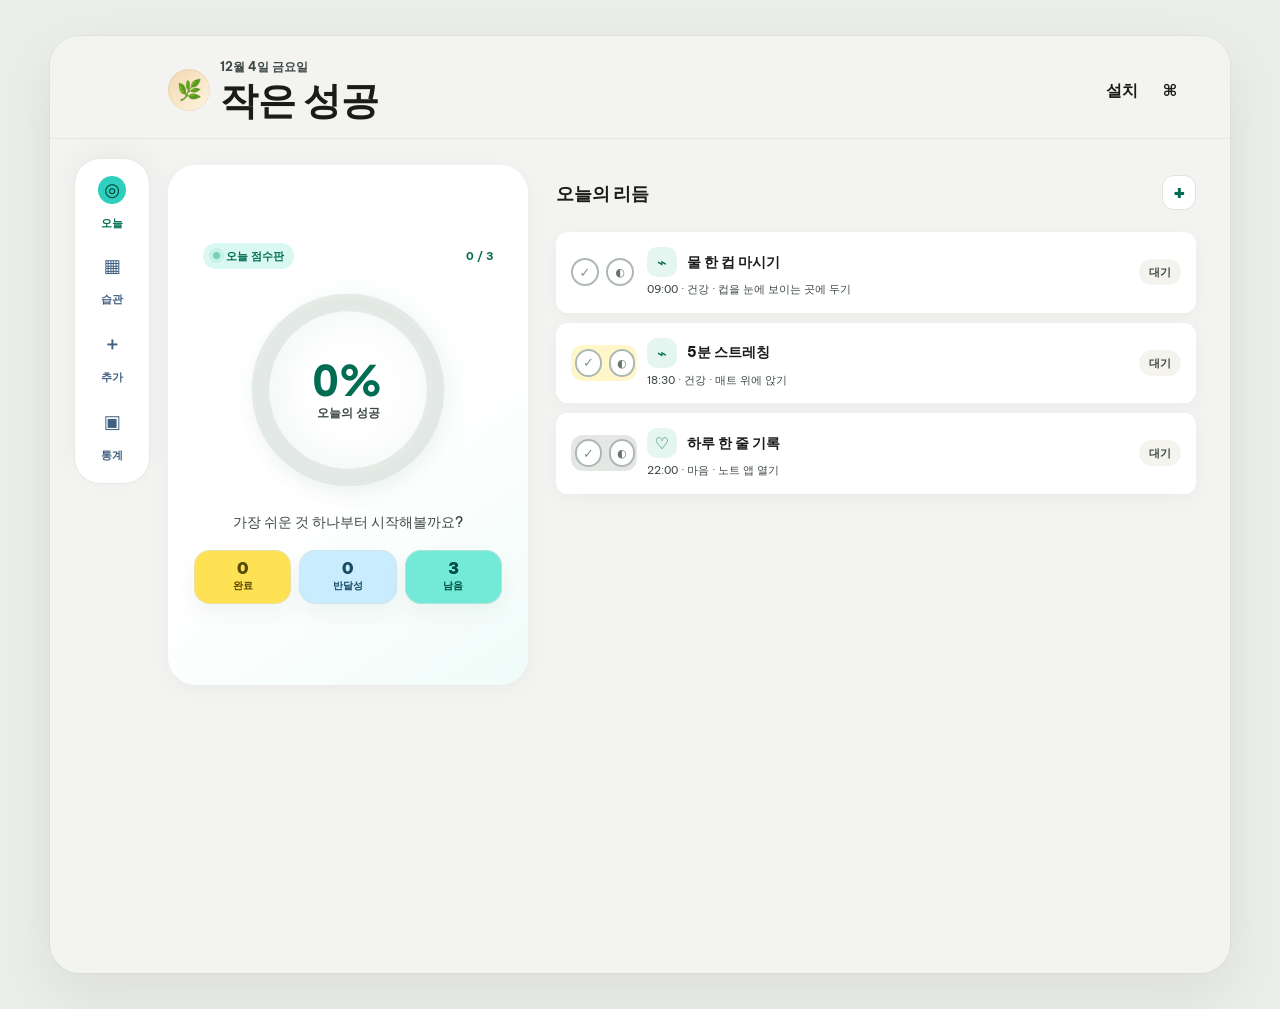
<file: app/index.html>
<!doctype html>
<html lang="ko">
  <head>
    <meta charset="utf-8" />
    <meta name="viewport" content="width=device-width, initial-scale=1, viewport-fit=cover" />
    <meta name="theme-color" content="#fbf9f4" />
    <link rel="preconnect" href="https://fonts.googleapis.com" />
    <link rel="preconnect" href="https://fonts.gstatic.com" crossorigin />
    <link href="https://fonts.googleapis.com/css2?family=Be+Vietnam+Pro:wght@400;500;600;700&amp;family=Plus+Jakarta+Sans:wght@600;700;800&amp;display=swap" rel="stylesheet" />
    <meta name="description" content="작은 습관을 만들고 매일 기록하는 반응형 습관 앱" />
    <link rel="manifest" href="./manifest.webmanifest" />
    <link rel="icon" href="./icon.svg" type="image/svg+xml" />
    <link rel="stylesheet" href="./styles.css" />
    <title>작은 습관 조각</title>
  </head>
  <body>
    <a class="skip-link" href="#mainContent">본문으로 이동</a>

    <div id="app" class="app-shell">
      <header class="app-header">
        <button class="back-button" data-view-target="today" type="button" aria-label="뒤로">‹</button>
        <div class="avatar" aria-hidden="true">🌿</div>
        <div class="title-wrap">
          <p class="screen-date" id="todayLabel"></p>
          <h1 id="viewTitle">작은 성공</h1>
        </div>
        <button class="settings-button" id="installButton" type="button" hidden>설치</button>
        <button class="settings-button sync-trigger" id="syncButton" type="button" aria-label="동기화" hidden>동기화</button>
        <button class="settings-button" type="button" aria-label="설정">⌘</button>
      </header>

      <main class="main-panel" id="mainContent">
        <section id="todayView" class="view is-visible" aria-labelledby="viewTitle">
          <div class="today-progress">
            <div class="progress-kicker">
              <span>오늘 점수판</span>
              <strong id="todayScoreText">0 / 0</strong>
            </div>
            <div class="progress-ring" aria-label="오늘 진행률">
              <svg viewBox="0 0 120 120">
                <defs>
                  <linearGradient id="ringGradient" x1="20" y1="20" x2="100" y2="100" gradientUnits="userSpaceOnUse">
                    <stop offset="0%" stop-color="#99f4d1"></stop>
                    <stop offset="58%" stop-color="#55c79d"></stop>
                    <stop offset="100%" stop-color="#006c51"></stop>
                  </linearGradient>
                </defs>
                <circle class="ring-bg" cx="60" cy="60" r="50"></circle>
                <circle class="ring-value" id="ringValue" cx="60" cy="60" r="50"></circle>
              </svg>
              <div class="ring-center">
                <strong id="ringText">0%</strong>
                <span>오늘의 성공</span>
              </div>
            </div>
            <strong id="todayPercent" class="sr-only">0%</strong>
            <p id="todayMessage">작은 시작을 기다리고 있어요.</p>
            <div class="progress-stats" aria-label="오늘 달성 요약">
              <span><strong id="doneCountText">0</strong> 완료</span>
              <span><strong id="partialCountText">0</strong> 반달성</span>
              <span><strong id="remainingCountText">0</strong> 남음</span>
            </div>
          </div>

          <div class="section-head">
            <h2>오늘의 리듬</h2>
            <button class="icon-pill" data-view-target="add" type="button">+</button>
          </div>
          <div id="todayList" class="habit-list"></div>
        </section>

        <section id="habitsView" class="view" aria-labelledby="viewTitle">
          <div class="toolbar">
            <label class="search-box">
              <span>검색</span>
              <input id="searchInput" type="search" placeholder="습관 이름 검색" />
            </label>
            <select id="categoryFilter" aria-label="카테고리 필터">
              <option value="all">전체</option>
              <option value="health">건강</option>
              <option value="mind">마음</option>
              <option value="study">공부</option>
              <option value="life">생활</option>
            </select>
          </div>
          <div id="habitList" class="habit-grid"></div>
        </section>

        <section id="addView" class="view" aria-labelledby="viewTitle">
          <form id="habitForm" class="form-panel">
            <input type="hidden" id="editingId" />
            <label>
              <span>습관 목표</span>
              <input id="habitName" maxlength="32" required placeholder="나는 뭘 하고 싶어요..." />
            </label>
            <label>
              <span>바로 시작할 첫 조각</span>
              <input id="habitMicro" maxlength="44" required placeholder="예: 운동화 현관에 두기" />
            </label>

            <fieldset class="category-field">
              <legend>카테고리</legend>
              <label>
                <input type="radio" name="categoryChoice" value="health" checked />
                <span>건강</span>
              </label>
              <label>
                <input type="radio" name="categoryChoice" value="mind" />
                <span>마음</span>
              </label>
              <label>
                <input type="radio" name="categoryChoice" value="study" />
                <span>자기계발</span>
              </label>
            </fieldset>

            <div class="form-row">
              <label>
                <span>카테고리</span>
                <select id="habitCategory">
                  <option value="health">건강</option>
                  <option value="mind">마음</option>
                  <option value="study">공부</option>
                  <option value="life">생활</option>
                </select>
              </label>
              <label>
                <span>목표 시간</span>
                <input id="habitTime" type="time" value="09:00" />
              </label>
            </div>

            <label>
              <span>작게 나눈 순서</span>
              <textarea id="habitSteps" rows="4" placeholder="한 줄에 하나씩 적어줘&#10;신발끈 묶기&#10;현관문 열기&#10;5분만 걷기"></textarea>
            </label>

            <div class="reminder-row">
              <div>
                <strong>부드러운 알림</strong>
                <span>예정 시간에 살짝 알려줄게요</span>
              </div>
              <span class="switch" aria-hidden="true"></span>
            </div>

            <div class="form-actions">
              <button class="secondary-button" id="cancelEdit" type="button">취소</button>
              <button class="primary-button" type="submit">작은 습관 저장하기</button>
            </div>
          </form>
        </section>

        <section id="detailView" class="view" aria-labelledby="viewTitle">
          <div id="detailPanel"></div>
        </section>

        <section id="statsView" class="view" aria-labelledby="viewTitle">
          <div class="stats-grid">
            <article class="stat-card warm">
              <span>연속 달성</span>
              <strong id="streakStat">0일</strong>
            </article>
            <article class="stat-card green">
              <span>전체 점수</span>
              <strong id="totalStat">0회</strong>
            </article>
            <article class="stat-card">
              <span>등록 습관</span>
              <strong id="habitStat">0개</strong>
            </article>
          </div>

          <div class="chart-panel">
            <div class="section-head compact">
              <h2 id="monthChartTitle">월간 흐름</h2>
              <span id="monthlyGrowth" class="growth-chip">지난달 비교</span>
            </div>
            <div id="monthChart" class="month-chart" aria-label="월간 습관 달성 점수 차트"></div>
          </div>
        </section>
      </main>

      <nav class="bottom-nav" aria-label="하단 메뉴">
        <button class="nav-item is-active" data-view="today" type="button"><span>◎</span>오늘</button>
        <button class="nav-item" data-view="habits" type="button"><span>▦</span>습관</button>
        <button class="nav-item" data-view="add" type="button"><span>＋</span>추가</button>
        <button class="nav-item" data-view="stats" type="button"><span>▣</span>통계</button>
      </nav>
    </div>

    <dialog id="syncDialog" class="sync-dialog">
      <form method="dialog" class="sync-panel">
        <div class="sync-head">
          <div>
            <p class="eyebrow">기기 동기화</p>
            <h2>폰과 같은 기록 쓰기</h2>
          </div>
          <button class="settings-button" value="close" type="submit" aria-label="닫기">×</button>
        </div>
        <p class="sync-copy" id="syncStatus">동기화 설정을 확인하고 있어요.</p>
        <label class="sync-code-field">
          <span>동기화 코드</span>
          <input id="syncKeyInput" autocomplete="off" spellcheck="false" placeholder="PC에서 만든 코드를 폰에 붙여넣기" />
        </label>
        <div class="sync-actions">
          <button class="secondary-button" id="createSyncKey" type="button">새 코드 만들기</button>
          <button class="primary-button" id="connectSyncKey" type="button">이 코드로 연결</button>
        </div>
        <div class="sync-actions">
          <button class="secondary-button" id="copySyncKey" type="button">코드 복사</button>
          <button class="secondary-button" id="pullSyncNow" type="button">지금 불러오기</button>
        </div>
      </form>
    </dialog>

    <div id="toast" class="toast" role="status" aria-live="polite"></div>
    <script src="./config.js"></script>
    <script src="./app.js"></script>
  </body>
</html>
</file>
<file: app/styles.css>
:root {
  color-scheme: light;
  --background: #f3f4f2;
  --surface: #ffffff;
  --surface-low: #f5f3ee;
  --surface-mid: #f0eee9;
  --surface-high: #eae8e3;
  --primary: #006c51;
  --primary-soft: #99f4d1;
  --primary-mid: #76d1af;
  --primary-deep: #004b3a;
  --secondary: #416182;
  --warm: #ffae6f;
  --yellow: #ffe254;
  --yellow-soft: #fff6c9;
  --sky: #c9ecff;
  --mint: #2ecfbd;
  --text: #1b1c19;
  --muted: #3e4944;
  --line: #e4e2dd;
  --danger: #b64040;
  --font-display: "Plus Jakarta Sans", "Apple SD Gothic Neo", "Malgun Gothic", system-ui, sans-serif;
  --font-body: "Be Vietnam Pro", "Apple SD Gothic Neo", "Malgun Gothic", system-ui, sans-serif;
  --shadow-soft: 0 20px 60px rgba(27, 28, 25, 0.08);
  --shadow-card: 0 4px 20px rgba(0, 0, 0, 0.04);
  --spring: cubic-bezier(0.2, 0.8, 0.2, 1);
}

* {
  box-sizing: border-box;
}

html {
  min-height: 100%;
  scroll-behavior: smooth;
}

body {
  min-height: 100%;
  margin: 0;
  background: #eceeeb;
  color: var(--text);
  font-family: var(--font-body);
  font-size: 16px;
  line-height: 1.5;
  letter-spacing: 0;
}

button,
input,
select,
textarea {
  font: inherit;
}

button {
  cursor: pointer;
}

button,
input,
select,
textarea,
.habit-card,
.stat-card,
.detail-card,
.form-panel,
.chart-panel,
.today-progress {
  transition:
    transform 240ms var(--spring),
    background-color 220ms ease,
    border-color 220ms ease,
    box-shadow 260ms var(--spring),
    color 220ms ease,
    opacity 220ms ease;
}

button:active {
  transform: scale(0.95);
}

button:focus-visible,
input:focus-visible,
select:focus-visible,
textarea:focus-visible {
  outline: 3px solid rgba(0, 108, 81, 0.28);
  outline-offset: 3px;
}

h1,
h2,
p {
  margin: 0;
}

h1,
h2 {
  font-family: var(--font-display);
  letter-spacing: 0;
}

h1 {
  font-size: 18px;
  font-weight: 800;
  line-height: 1.2;
}

h2 {
  font-size: 18px;
  font-weight: 800;
}

.sr-only,
.skip-link {
  position: absolute;
  width: 1px;
  height: 1px;
  padding: 0;
  overflow: hidden;
  clip: rect(0, 0, 0, 0);
  white-space: nowrap;
  border: 0;
}

.skip-link:focus {
  position: fixed;
  z-index: 100;
  top: 12px;
  left: 12px;
  width: auto;
  height: auto;
  clip: auto;
  padding: 10px 14px;
  border-radius: 12px;
  background: var(--primary);
  color: #fff;
}

.app-shell {
  position: relative;
  width: min(100%, 390px);
  min-height: 100dvh;
  margin: 0 auto;
  overflow: hidden;
  background: var(--background);
  box-shadow: 0 0 0 1px rgba(0, 108, 81, 0.045), var(--shadow-soft);
}

.app-header {
  position: sticky;
  top: 0;
  z-index: 20;
  display: grid;
  grid-template-columns: 36px 38px minmax(0, 1fr) auto auto auto;
  align-items: center;
  gap: 8px;
  min-height: 66px;
  padding: max(10px, env(safe-area-inset-top)) 16px 10px;
  background: rgba(243, 244, 242, 0.92);
  backdrop-filter: blur(18px) saturate(150%);
}

.back-button,
.settings-button,
.icon-pill,
.icon-button {
  display: inline-grid;
  place-items: center;
  min-width: 36px;
  min-height: 36px;
  border: 0;
  border-radius: 14px;
  background: transparent;
  color: var(--text);
  font-weight: 800;
}

.back-button {
  font-size: 28px;
}

.settings-button:hover,
.back-button:hover,
.icon-pill:hover,
.icon-button:hover {
  background: var(--surface-mid);
  transform: translateY(-2px);
}

.sync-trigger {
  padding: 0 10px;
  font-size: 11px;
}

#syncButton[hidden] {
  display: none;
}

.sync-trigger.is-connected {
  background: var(--primary-soft);
  color: var(--primary);
}

.avatar {
  display: grid;
  place-items: center;
  width: 34px;
  height: 34px;
  border-radius: 999px;
  background: linear-gradient(135deg, #f2d8ae, #fff4e2);
  font-size: 17px;
  box-shadow: inset 0 0 0 1px rgba(95, 71, 42, 0.08);
}

.title-wrap {
  min-width: 0;
}

.screen-date {
  color: var(--muted);
  font-size: 11px;
  font-weight: 700;
}

.main-panel {
  min-height: calc(100dvh - 66px);
  padding: 6px 16px 96px;
}

.view {
  display: none;
}

.view.is-visible {
  display: grid;
  gap: 18px;
  animation: viewIn 360ms var(--spring) both;
}

.today-progress {
  position: relative;
  overflow: hidden;
  display: grid;
  justify-items: center;
  gap: 16px;
  padding: 20px 14px 14px;
  border-radius: 26px;
  background:
    radial-gradient(circle at 50% 42%, rgba(224, 248, 235, 0.14), transparent 10rem),
    linear-gradient(180deg, rgba(255, 254, 250, 0.94), rgba(243, 253, 248, 0.76));
  box-shadow:
    inset 0 1px 0 rgba(255, 255, 255, 0.86),
    var(--shadow-card);
  text-align: center;
}

.today-progress::before {
  content: "";
  position: absolute;
  inset: 12px;
  border: 1px solid rgba(0, 108, 81, 0.045);
  border-radius: 22px;
  pointer-events: none;
}

.today-progress::after {
  content: "";
  position: absolute;
  width: 220px;
  height: 220px;
  border-radius: 999px;
  background:
    radial-gradient(circle, rgba(255, 255, 255, 0.74) 0 38%, transparent 39%),
    conic-gradient(from 120deg, rgba(224, 248, 235, 0.2), rgba(255, 174, 111, 0.07), rgba(118, 209, 175, 0.14), rgba(224, 248, 235, 0.2));
  filter: blur(18px);
  opacity: 0.44;
  pointer-events: none;
}

.today-progress:hover {
  transform: translateY(-2px);
}

.progress-kicker,
.progress-ring,
#todayMessage,
.progress-stats {
  position: relative;
  z-index: 1;
}

.progress-kicker {
  display: flex;
  align-items: center;
  justify-content: space-between;
  width: min(100%, 240px);
  gap: 12px;
  color: var(--muted);
  font-size: 11px;
  font-weight: 800;
}

.progress-kicker span {
  display: inline-flex;
  align-items: center;
  gap: 6px;
}

.progress-kicker span::before {
  content: "";
  width: 7px;
  height: 7px;
  border-radius: 999px;
  background: var(--primary-mid);
  box-shadow: 0 0 0 4px rgba(118, 209, 175, 0.18);
}

.progress-kicker strong {
  color: var(--primary);
  font-variant-numeric: tabular-nums;
}

.progress-ring {
  position: relative;
  width: 156px;
  height: 156px;
}

.progress-ring::before,
.progress-ring::after {
  content: "";
  position: absolute;
  border-radius: 999px;
  pointer-events: none;
}

.progress-ring::before {
  inset: 14px;
  background: radial-gradient(circle, rgba(255, 255, 255, 0.82), rgba(244, 249, 245, 0.46));
  box-shadow:
    inset 0 0 18px rgba(0, 108, 81, 0.055),
    0 10px 22px rgba(0, 108, 81, 0.065);
}

.progress-ring::after {
  inset: -5px;
  border: 1px solid rgba(255, 255, 255, 0.72);
}

.progress-ring svg {
  position: relative;
  z-index: 1;
  width: 100%;
  height: 100%;
  transform: rotate(-90deg);
  filter: drop-shadow(0 8px 14px rgba(0, 108, 81, 0.08));
}

.ring-bg,
.ring-value {
  fill: none;
  stroke-width: 10;
}

.ring-bg {
  stroke: rgba(217, 225, 220, 0.62);
}

.ring-value {
  stroke: url("#ringGradient");
  stroke-linecap: round;
  stroke-dasharray: 314;
  stroke-dashoffset: 314;
  transition: stroke-dashoffset 620ms var(--spring);
}

.ring-center {
  position: absolute;
  inset: 0;
  z-index: 2;
  display: grid;
  place-content: center;
  gap: 4px;
}

.ring-center strong {
  color: var(--primary);
  font-family: var(--font-display);
  font-size: 32px;
  font-weight: 900;
  line-height: 1;
  font-variant-numeric: tabular-nums;
  text-shadow: 0 1px 0 rgba(255, 255, 255, 0.74);
}

.ring-center span,
#todayMessage {
  color: var(--muted);
  font-size: 12px;
  font-weight: 700;
}

#todayMessage {
  max-width: 250px;
  font-weight: 500;
  line-height: 1.6;
}

.progress-stats {
  display: grid;
  grid-template-columns: repeat(3, minmax(0, 1fr));
  width: min(100%, 280px);
  gap: 8px;
}

.progress-stats span {
  display: grid;
  gap: 2px;
  min-width: 0;
  min-height: 54px;
  align-content: center;
  border-radius: 16px;
  background: rgba(255, 254, 250, 0.72);
  color: var(--muted);
  font-size: 10px;
  font-weight: 800;
  box-shadow:
    inset 0 0 0 1px rgba(217, 225, 220, 0.58),
    0 10px 22px rgba(25, 54, 45, 0.05);
}

.progress-stats strong {
  color: var(--text);
  font-size: 16px;
  font-weight: 900;
  line-height: 1;
  font-variant-numeric: tabular-nums;
}

.section-head,
.toolbar,
.form-actions,
.detail-title-row {
  display: flex;
  align-items: center;
  justify-content: space-between;
  gap: 12px;
}

.section-head.compact {
  margin-bottom: 14px;
}

.icon-pill {
  min-width: 34px;
  min-height: 34px;
  border-radius: 12px;
  background: var(--surface);
  color: var(--primary);
  box-shadow: inset 0 0 0 1px var(--line);
  font-size: 22px;
}

.habit-list,
.habit-grid {
  display: grid;
  gap: 10px;
}

.habit-card {
  display: grid;
  grid-template-columns: 66px minmax(0, 1fr) auto;
  align-items: center;
  gap: 10px;
  min-height: 58px;
  padding: 10px;
  border: 1px solid rgba(0, 108, 81, 0.055);
  border-radius: 14px;
  background: var(--surface);
  box-shadow: var(--shadow-card);
}

.habit-card:hover {
  border-color: rgba(0, 108, 81, 0.18);
  transform: translateY(-3px);
  box-shadow: 0 9px 20px rgba(25, 54, 45, 0.075);
}

.habit-card.is-done {
  background: linear-gradient(90deg, rgba(153, 244, 209, 0.22), var(--surface));
}

.habit-card.is-partial {
  background: linear-gradient(90deg, rgba(255, 174, 111, 0.16), var(--surface));
}

.habit-actions {
  display: flex;
  align-items: center;
  gap: 7px;
}

.check-button {
  display: grid;
  place-items: center;
  width: 28px;
  height: 28px;
  border: 2px solid #aeb8b3;
  border-radius: 999px;
  background: #fff;
  color: #87928d;
  font-size: 13px;
  font-weight: 900;
}

.check-button:hover {
  border-color: var(--primary);
  transform: scale(1.08);
}

.partial-button {
  display: grid;
  place-items: center;
  width: 28px;
  height: 28px;
  border: 2px solid #aeb8b3;
  border-radius: 999px;
  background: #fff;
  color: #68756f;
  font-size: 11px;
  font-weight: 900;
}

.partial-button:hover {
  border-color: var(--warm);
  color: #a85d2a;
  transform: scale(1.08);
}

.partial-button.is-partial {
  border-color: var(--warm);
  background: #fff3e6;
  color: #a85d2a;
  animation: checkPop 520ms var(--spring) both;
}

.check-button.is-done {
  border-color: var(--primary);
  background: var(--primary);
  color: #fff;
  animation: checkPop 520ms var(--spring) both;
}

.habit-icon {
  display: grid;
  place-items: center;
  width: 28px;
  height: 28px;
  border-radius: 10px;
  background: var(--surface-low);
  color: var(--primary);
  font-size: 15px;
}

.habit-heading {
  display: flex;
  align-items: center;
  gap: 10px;
  margin-bottom: 4px;
}

.habit-heading .habit-icon {
  flex: 0 0 30px;
  width: 30px;
  height: 30px;
  background: #e5f6f1;
  color: var(--primary);
  font-size: 16px;
  font-weight: 900;
}

.habit-title {
  display: block;
  width: 100%;
  padding: 0;
  border: 0;
  background: transparent;
  color: var(--text);
  text-align: left;
  font-size: 14px;
  font-weight: 800;
  line-height: 1.35;
}

.habit-title:hover {
  color: var(--primary);
}

.habit-meta {
  margin-top: 3px;
  overflow: hidden;
  color: var(--muted);
  font-size: 11px;
  text-overflow: ellipsis;
  white-space: nowrap;
}

.chip,
.growth-chip {
  display: inline-flex;
  align-items: center;
  justify-content: center;
  min-height: 26px;
  padding: 0 10px;
  border-radius: 999px;
  background: var(--surface-low);
  color: var(--muted);
  font-size: 11px;
  font-weight: 800;
  white-space: nowrap;
}

.chip.is-partial {
  background: #fff3e6;
  color: #a85d2a;
}

.toolbar {
  display: grid;
  grid-template-columns: minmax(0, 1fr) 112px;
  align-items: end;
}

.search-box,
.form-panel label {
  display: grid;
  gap: 7px;
}

.search-box span,
.form-panel label span,
.category-field legend,
.stat-card span {
  color: var(--muted);
  font-size: 11px;
  font-weight: 800;
}

input,
select,
textarea {
  width: 100%;
  min-height: 46px;
  border: 0;
  border-radius: 12px;
  background: var(--surface-mid);
  color: var(--text);
  padding: 0 14px;
}

input:hover,
select:hover,
textarea:hover {
  background: var(--surface-high);
}

textarea {
  min-height: 108px;
  padding: 13px 14px;
  resize: vertical;
}

.form-panel,
.detail-card,
.chart-panel {
  display: grid;
  gap: 16px;
  padding: 16px;
  border-radius: 18px;
  background: transparent;
}

.form-row {
  display: grid;
  grid-template-columns: 1fr 1fr;
  gap: 10px;
}

.category-field {
  display: grid;
  grid-template-columns: repeat(3, 1fr);
  gap: 9px;
  margin: 0;
  padding: 0;
  border: 0;
}

.category-field legend {
  grid-column: 1 / -1;
  margin-bottom: 2px;
}

.category-field label {
  position: relative;
}

.category-field input {
  position: absolute;
  opacity: 0;
  pointer-events: none;
}

.category-field label span {
  display: grid;
  place-items: center;
  min-height: 64px;
  border-radius: 14px;
  background: var(--surface);
  color: var(--text);
  box-shadow: var(--shadow-card);
}

.category-field input:checked + span {
  background: var(--primary);
  color: #fff;
}

.reminder-row {
  display: flex;
  align-items: center;
  justify-content: space-between;
  gap: 12px;
  padding: 12px 14px;
  border-radius: 14px;
  background: var(--surface);
  box-shadow: var(--shadow-card);
}

.reminder-row strong,
.reminder-row span {
  display: block;
}

.reminder-row strong {
  font-size: 13px;
}

.reminder-row div span {
  margin-top: 2px;
  color: var(--muted);
  font-size: 11px;
}

.switch {
  position: relative;
  width: 42px;
  height: 24px;
  border-radius: 999px;
  background: var(--primary-soft);
}

.switch::after {
  content: "";
  position: absolute;
  top: 4px;
  right: 4px;
  width: 16px;
  height: 16px;
  border-radius: 999px;
  background: var(--primary);
}

.primary-button,
.secondary-button,
.danger-button {
  display: inline-flex;
  align-items: center;
  justify-content: center;
  min-height: 48px;
  border: 0;
  border-radius: 999px;
  padding: 0 18px;
  font-size: 13px;
  font-weight: 900;
}

.primary-button {
  flex: 1;
  background: var(--primary);
  color: #fff;
  box-shadow: 0 10px 22px rgba(0, 108, 81, 0.2);
}

.primary-button:hover {
  background: var(--primary-deep);
  transform: translateY(-3px);
}

.secondary-button {
  background: var(--surface);
  color: var(--primary);
  box-shadow: inset 0 0 0 1px var(--line);
}

.secondary-button:hover {
  background: var(--surface-low);
  transform: translateY(-2px);
}

.danger-button {
  background: rgba(182, 64, 64, 0.08);
  color: var(--danger);
}

.detail-card {
  margin-top: 4px;
  padding: 18px;
  border-radius: 22px;
  background: var(--surface);
  box-shadow: var(--shadow-card);
}

.detail-title-row {
  align-items: flex-start;
}

.eyebrow {
  color: var(--muted);
  font-size: 11px;
  font-weight: 800;
}

.detail-card h2 {
  margin-top: 5px;
  font-size: 28px;
}

.detail-card p:not(.eyebrow) {
  color: var(--muted);
  font-size: 13px;
}

.step-list {
  display: grid;
  gap: 10px;
  padding: 0;
  margin: 0;
  list-style: none;
}

.step-list li {
  display: grid;
  grid-template-columns: 30px minmax(0, 1fr) 28px;
  align-items: center;
  gap: 10px;
  min-height: 50px;
  padding: 10px;
  border-radius: 14px;
  background: var(--surface-low);
  color: var(--text);
  font-size: 13px;
  font-weight: 700;
}

.step-number {
  display: grid;
  place-items: center;
  width: 28px;
  height: 28px;
  border-radius: 999px;
  background: var(--primary-soft);
  color: var(--primary);
  font-size: 12px;
  font-weight: 900;
}

.step-check {
  display: grid;
  place-items: center;
  width: 26px;
  height: 26px;
  border-radius: 999px;
  background: #fff;
  color: var(--muted);
}

.stats-grid {
  display: grid;
  grid-template-columns: 1fr 1fr;
  gap: 12px;
}

.stat-card {
  display: grid;
  min-height: 124px;
  align-content: space-between;
  padding: 16px;
  border-radius: 18px;
  background: var(--surface);
  box-shadow: var(--shadow-card);
}

.stat-card.green {
  background: var(--primary);
  color: #fff;
}

.stat-card.green span,
.stat-card.green strong {
  color: #fff;
}

.stat-card.warm {
  background: #fff8ed;
}

.stat-card strong {
  color: var(--text);
  font-family: var(--font-display);
  font-size: 32px;
  font-weight: 900;
  line-height: 1;
}

.chart-panel {
  border-radius: 20px;
  background: var(--surface);
  box-shadow: var(--shadow-card);
}

.growth-chip {
  background: #e8f5ff;
  color: var(--secondary);
}

.growth-chip.is-negative {
  background: #fff0ed;
  color: #b94b3d;
}

.month-chart {
  display: grid;
  grid-template-columns: repeat(var(--month-days, 31), minmax(12px, 1fr));
  align-items: end;
  gap: 4px;
  min-height: 160px;
}

.bar-wrap {
  display: grid;
  gap: 7px;
  justify-items: center;
}

.bar {
  width: 100%;
  max-width: 26px;
  min-height: 10px;
  border-radius: 10px 10px 4px 4px;
  background: linear-gradient(180deg, var(--primary-mid), var(--primary));
  transform-origin: bottom;
  animation: barRise 620ms var(--spring) both;
}

.month-chart .bar {
  max-width: 16px;
}

.bar-wrap.is-today .bar {
  box-shadow: 0 0 0 3px rgba(0, 119, 86, 0.15);
}

.bar-wrap.is-future .bar {
  background: #e3ece7;
  animation: none;
}

.month-chart .bar-label {
  opacity: 0;
}

.month-chart .bar-wrap.is-five-day-mark .bar-label,
.month-chart .bar-wrap.is-today .bar-label {
  opacity: 1;
}

.month-chart .bar-wrap.is-five-day-mark .bar-label {
  color: var(--text);
  font-size: 11px;
  font-weight: 900;
}

.month-chart .bar-wrap.is-today .bar-label {
  color: var(--primary);
}

.bar-wrap:nth-child(3) .bar,
.bar-wrap:nth-child(4) .bar {
  background: linear-gradient(180deg, var(--primary-soft), var(--primary));
}

.bar-label {
  color: var(--muted);
  font-size: 10px;
  font-weight: 800;
}

.bottom-nav {
  position: fixed;
  left: 50%;
  bottom: 0;
  z-index: 30;
  display: grid;
  grid-template-columns: repeat(4, 1fr);
  width: min(100%, 390px);
  transform: translateX(-50%);
  padding: 8px 10px max(8px, env(safe-area-inset-bottom));
  border-top: 1px solid rgba(213, 231, 222, 0.85);
  background: rgba(224, 248, 235, 0.88);
  backdrop-filter: blur(18px) saturate(150%);
}

.nav-item {
  display: grid;
  gap: 2px;
  place-items: center;
  min-height: 48px;
  border: 0;
  border-radius: 14px;
  background: transparent;
  color: var(--secondary);
  font-size: 10px;
  font-weight: 800;
}

.nav-item span {
  font-size: 16px;
  line-height: 1;
}

.nav-item:hover {
  background: var(--surface-mid);
  transform: translateY(-2px);
}

.nav-item.is-active {
  color: var(--primary);
}

.nav-item.is-active span {
  display: grid;
  place-items: center;
  width: 24px;
  height: 24px;
  border-radius: 999px;
  background: var(--primary-soft);
}

.empty-state {
  padding: 24px 18px;
  border-radius: 16px;
  background: var(--surface);
  color: var(--muted);
  text-align: center;
  box-shadow: var(--shadow-card);
}

.toast {
  position: fixed;
  left: 50%;
  bottom: 86px;
  z-index: 60;
  min-width: min(90vw, 320px);
  padding: 13px 16px;
  border-radius: 999px;
  background: var(--primary-deep);
  color: #fff;
  text-align: center;
  font-size: 13px;
  font-weight: 800;
  box-shadow: 0 16px 36px rgba(0, 75, 58, 0.22);
  opacity: 0;
  pointer-events: none;
  transform: translateX(-50%) translateY(18px) scale(0.96);
  transition: opacity 220ms ease, transform 300ms var(--spring);
}

.toast.is-visible {
  opacity: 1;
  transform: translateX(-50%) translateY(0) scale(1);
}

.sync-dialog {
  width: min(92vw, 420px);
  padding: 0;
  border: 0;
  border-radius: 24px;
  background: transparent;
  color: var(--text);
}

.sync-dialog::backdrop {
  background: rgba(27, 28, 25, 0.28);
  backdrop-filter: blur(6px);
}

.sync-panel {
  display: grid;
  gap: 16px;
  padding: 20px;
  border-radius: 24px;
  background: var(--background);
  box-shadow: 0 24px 70px rgba(22, 45, 37, 0.22);
}

.sync-head {
  display: flex;
  align-items: flex-start;
  justify-content: space-between;
  gap: 12px;
}

.sync-copy {
  color: var(--muted);
  font-size: 13px;
  line-height: 1.6;
}

.sync-code-field {
  display: grid;
  gap: 8px;
}

.sync-code-field span {
  color: var(--muted);
  font-size: 11px;
  font-weight: 800;
}

.sync-code-field input {
  font-family: ui-monospace, "SFMono-Regular", monospace;
  letter-spacing: 0.04em;
}

.sync-actions {
  display: grid;
  grid-template-columns: 1fr 1fr;
  gap: 10px;
}

.burst-particle {
  position: fixed;
  z-index: 80;
  width: 8px;
  height: 8px;
  border-radius: 999px;
  background: var(--primary);
  pointer-events: none;
  animation: burst 720ms var(--spring) forwards;
}

@keyframes viewIn {
  from {
    opacity: 0;
    transform: translateY(10px);
  }
  to {
    opacity: 1;
    transform: translateY(0);
  }
}

@keyframes checkPop {
  0% {
    transform: scale(0.72);
  }
  55% {
    transform: scale(1.16);
  }
  100% {
    transform: scale(1);
  }
}

@keyframes barRise {
  from {
    opacity: 0.35;
    transform: scaleY(0.2);
  }
  to {
    opacity: 1;
    transform: scaleY(1);
  }
}

@keyframes burst {
  from {
    opacity: 1;
    transform: translate3d(0, 0, 0) scale(1);
  }
  to {
    opacity: 0;
    transform: translate3d(var(--tx), var(--ty), 0) scale(0.4);
  }
}

@media (min-width: 760px) {
  body {
    padding: 32px 0;
  }

  .app-shell {
    min-height: min(844px, calc(100dvh - 64px));
    border-radius: 28px;
  }

  .bottom-nav {
    bottom: 32px;
    border-radius: 0 0 28px 28px;
  }
}

@media (min-width: 900px) {
  body {
    padding: 36px 24px;
    background:
      radial-gradient(circle at 15% 12%, rgba(224, 248, 235, 0.42), transparent 28rem),
      radial-gradient(circle at 84% 10%, rgba(255, 255, 250, 0.62), transparent 26rem),
      radial-gradient(circle at 55% 86%, rgba(118, 209, 175, 0.1), transparent 28rem),
      radial-gradient(circle, rgba(27, 28, 25, 0.035) 1px, transparent 1px) 0 0 / 24px 24px,
      #e0f8eb;
  }

  .app-shell {
    width: min(100%, 1180px);
    min-height: min(820px, calc(100dvh - 72px));
    display: grid;
    grid-template-rows: auto 1fr;
    border-radius: 30px;
  }

  .app-header {
    position: relative;
    grid-template-columns: 44px minmax(0, 1fr) auto auto auto;
    min-height: 86px;
    padding: 22px 34px 16px 118px;
    border-bottom: 1px solid rgba(213, 231, 222, 0.78);
  }

  .back-button {
    display: none;
  }

  .avatar {
    width: 42px;
    height: 42px;
    font-size: 20px;
  }

  h1 {
    font-size: clamp(26px, 3vw, 40px);
  }

  .screen-date {
    font-size: 12px;
  }

  .main-panel {
    padding: 26px 34px 34px 118px;
  }

  .bottom-nav {
    position: absolute;
    left: 24px;
    top: 122px;
    bottom: auto;
    width: 76px;
    transform: none;
    grid-template-columns: 1fr;
    gap: 12px;
    padding: 12px 10px;
    border: 1px solid rgba(0, 108, 81, 0.07);
    border-radius: 26px;
    background: rgba(211, 244, 226, 0.9);
    box-shadow: 0 9px 22px rgba(25, 54, 45, 0.06);
  }

  .nav-item {
    min-height: 66px;
    border-radius: 18px;
    font-size: 11px;
  }

  .nav-item span {
    font-size: 18px;
  }

  .nav-item.is-active span {
    width: 28px;
    height: 28px;
  }

  #todayView.view.is-visible {
    grid-template-columns: minmax(280px, 360px) minmax(0, 1fr);
    grid-template-rows: auto 1fr;
    align-items: start;
    gap: 22px 28px;
  }

  #todayView .today-progress {
    grid-row: 1 / span 2;
    min-height: 520px;
    align-content: center;
    padding: 30px 26px 34px;
    border-radius: 28px;
    background:
      radial-gradient(circle at 50% 39%, rgba(224, 248, 235, 0.14), transparent 15rem),
      radial-gradient(circle at 18% 15%, rgba(255, 174, 111, 0.07), transparent 12rem),
      linear-gradient(180deg, rgba(255, 254, 250, 0.94), rgba(243, 253, 248, 0.78));
    box-shadow:
      inset 0 1px 0 rgba(255, 255, 255, 0.9),
      0 10px 26px rgba(25, 54, 45, 0.055);
  }

  #todayView .today-progress::after {
    width: 310px;
    height: 310px;
  }

  #todayView .section-head {
    align-self: end;
    padding-top: 10px;
  }

  .progress-ring {
    width: 210px;
    height: 210px;
  }

  .progress-kicker {
    width: min(100%, 290px);
  }

  .ring-center strong {
    font-size: 42px;
  }

  #todayMessage {
    max-width: 280px;
    font-size: 14px;
  }

  .progress-stats {
    width: min(100%, 310px);
  }

  .habit-list {
    grid-template-columns: 1fr;
  }

  .habit-grid {
    grid-template-columns: repeat(2, minmax(0, 1fr));
  }

  .habit-card {
    min-height: 74px;
    padding: 14px;
  }

  .stats-grid {
    grid-template-columns: 1fr 1fr 1fr;
  }

  #statsView.view.is-visible {
    grid-template-columns: minmax(300px, 0.78fr) minmax(420px, 1.22fr);
    align-items: start;
  }

  #statsView .stats-grid {
    grid-template-columns: 1fr;
  }

  #statsView .chart-panel {
    min-height: 360px;
  }

  .month-chart {
    min-height: 250px;
  }

  .toolbar {
    grid-template-columns: minmax(0, 1fr) 160px;
  }

  .form-panel {
    max-width: 720px;
    margin: 8px auto 0;
    padding: 28px;
    border-radius: 28px;
    background: rgba(255, 254, 250, 0.82);
    box-shadow: var(--shadow-card);
  }

  .detail-card {
    max-width: 760px;
    margin: 8px auto 0;
    padding: 30px;
  }
}

@media (max-width: 380px) {
  .app-header {
    grid-template-columns: 30px 34px minmax(0, 1fr) auto auto auto;
    padding-inline: 12px;
  }

  .main-panel {
    padding-inline: 12px;
  }

  .form-row,
  .toolbar {
    grid-template-columns: 1fr;
  }

  .category-field {
    grid-template-columns: 1fr;
  }
}

@media (prefers-reduced-motion: reduce) {
  *,
  *::before,
  *::after {
    animation-duration: 1ms !important;
    scroll-behavior: auto !important;
    transition-duration: 1ms !important;
  }
}

/* Stitch soft-minimal visual sync — layout and behavior remain unchanged. */
.today-progress {
  background: var(--surface);
  border: 0;
  border-radius: 20px;
  box-shadow: var(--shadow-card);
}

.today-progress::before,
.today-progress::after {
  display: none;
}

.habit-card,
.stat-card,
.detail-card,
.chart-panel,
.form-panel,
.empty-state {
  border-color: transparent;
  background: var(--surface);
  box-shadow: var(--shadow-card);
}

.habit-card {
  min-height: 64px;
  border-radius: 12px;
}

.habit-card.is-done {
  background: var(--surface);
}

.habit-card.is-partial {
  background: linear-gradient(90deg, rgba(255, 174, 111, 0.12), var(--surface) 42%);
}

.check-button,
.partial-button {
  background: var(--surface);
}

.check-button.is-done {
  background: var(--primary);
  color: var(--surface);
}

input,
select,
textarea,
.search-box {
  border-color: transparent;
  background: var(--surface-mid);
  box-shadow: none;
}

.primary-button {
  min-height: 52px;
  border-radius: 999px;
  background: var(--primary);
  box-shadow: 0 6px 14px rgba(0, 108, 81, 0.18);
}

.secondary-button {
  border-color: var(--line);
  background: var(--surface);
}

.category-field label > span {
  background: var(--surface);
  box-shadow: var(--shadow-card);
}

.bottom-nav {
  border-top: 1px solid rgba(228, 226, 221, 0.7);
  background: rgba(255, 255, 255, 0.95);
  box-shadow: 0 -8px 28px rgba(27, 28, 25, 0.04);
}

.nav-item.is-active span {
  background: rgba(153, 244, 209, 0.5);
}

@media (min-width: 900px) {
  body {
    background: #f1f0ed;
  }

  .app-shell {
    background: var(--background);
  }

  .app-header {
    border-bottom-color: rgba(228, 226, 221, 0.75);
    background: rgba(251, 249, 244, 0.94);
  }

  .bottom-nav {
    border-color: rgba(228, 226, 221, 0.8);
    background: rgba(255, 255, 255, 0.96);
  }

  #todayView .today-progress {
    background: var(--surface);
    box-shadow: var(--shadow-card);
  }

  .form-panel {
    background: var(--background);
    box-shadow: none;
  }
}

/* Brighter accent cards from the latest Stitch board. */
.today-progress {
  background: linear-gradient(145deg, #ffffff 58%, #effcf9 100%);
}

.progress-kicker span {
  padding: 5px 10px;
  border-radius: 999px;
  background: #d9f8f1;
  color: var(--primary);
}

.progress-stats span:nth-child(1) {
  background: var(--yellow);
  color: #574700;
}

.progress-stats span:nth-child(2) {
  background: var(--sky);
  color: #174c63;
}

.progress-stats span:nth-child(3) {
  background: #72ead7;
  color: #004c40;
}

.progress-stats span:nth-child(1) strong,
.progress-stats span:nth-child(2) strong,
.progress-stats span:nth-child(3) strong {
  color: currentColor;
}

.habit-card:nth-child(3n + 2) .habit-actions {
  padding: 5px;
  border-radius: 12px;
  background: var(--yellow-soft);
}

.habit-card:nth-child(3n + 3) .habit-actions {
  padding: 5px;
  border-radius: 12px;
  background: #e5e7e4;
}

.habit-card.is-done {
  background: linear-gradient(90deg, rgba(46, 207, 189, 0.14), var(--surface) 42%);
}

.stat-card.warm {
  background: var(--yellow);
  color: #3c3300;
}

.stat-card.warm span,
.stat-card.warm strong {
  color: #3c3300;
}

.stats-grid .stat-card:not(.warm):not(.green) {
  background: var(--sky);
}

.growth-chip {
  background: var(--sky);
}

.nav-item.is-active span {
  background: var(--mint);
  color: #003c34;
}

@media (min-width: 900px) {
  #todayView .today-progress {
    background: linear-gradient(145deg, #ffffff 58%, #effcf9 100%);
  }
}

/* Readability pass for habit controls and labels. */
.habit-card:nth-child(3n + 2) .habit-actions,
.habit-card:nth-child(3n + 3) .habit-actions {
  padding: 4px;
}

.habit-heading {
  min-width: 0;
}

.habit-heading .habit-title {
  flex: 1;
  min-width: 0;
}

@media (min-width: 900px) {
  body {
    background: #eceeeb;
  }

  .app-header {
    background: rgba(243, 244, 242, 0.95);
  }
}
</file>
